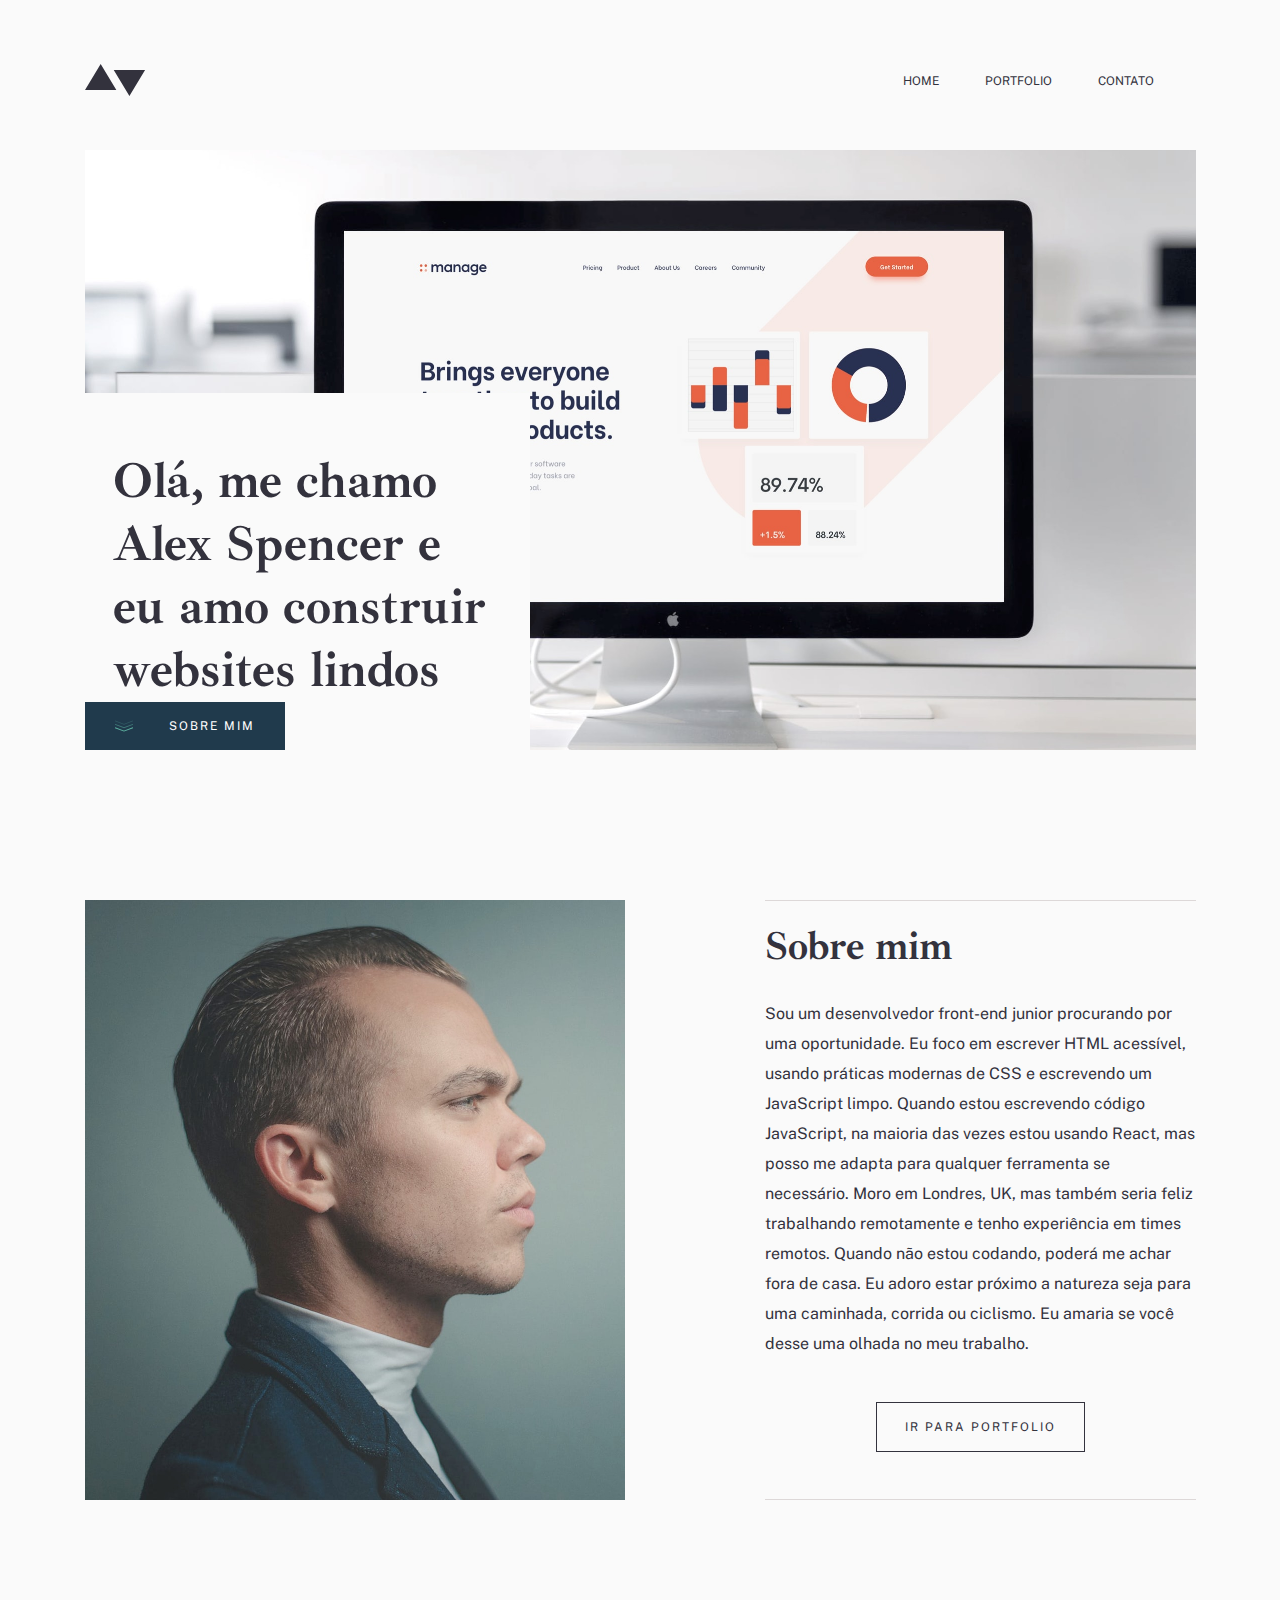
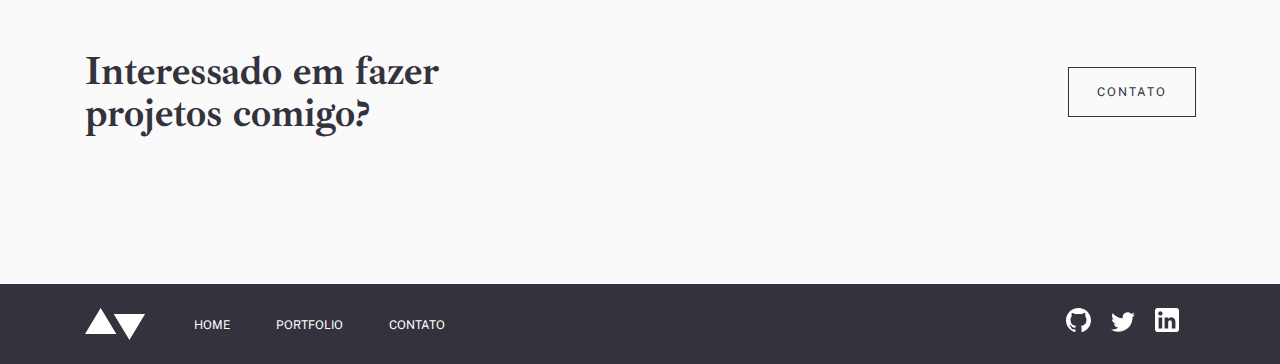
<file: pages/home/index.html>
<!DOCTYPE html>
<html lang="pt">

<head>
    <meta charset="UTF-8">
    <meta name="viewport" content="width=device-width, initial-scale=1.0">
    <link rel="preconnect" href="https://fonts.googleapis.com">
    <link rel="preconnect" href="https://fonts.gstatic.com" crossorigin>
    <link href="https://fonts.googleapis.com/css2?family=Ibarra+Real+Nova:wght@700&family=Public+Sans&display=swap"
        rel="stylesheet">

    <link rel="stylesheet" type="text/css" href="../../css/global.css">
    <link rel="stylesheet" type="text/css" href="style.css">

    <title>Home</title>
</head>

<body>

    <header>
        <img src="../../assets/logo-dark.svg">
        <div class="links-header">
            <a href="#">HOME</a>
            <a href="../portfolio/index.html">PORTFOLIO</a>
            <a href="#">CONTATO</a>
        </div>
    </header>

    <section class="hero-section">
        <div class="caixa">
            <p>Olá, me chamo Alex Spencer e eu amo construir websites lindos</p>
            <a href="#">
                <div class="caixa2">
                    <img src="../../assets/icons/down-arrows.svg">
                    <span>SOBRE MIM</span>
                </div>
            </a>
        </div>
    </section>

    <section class="sobre-section">
        <img src="../../assets/home/image-homepage-profile.jpg">
        <div class="linhas">
            <div class="caixa-sobre-mim">
                <h2>Sobre mim</h2>
                <p>Sou um desenvolvedor front-end junior procurando por uma oportunidade. Eu foco em escrever HTML
                    acessível, usando práticas modernas de CSS e escrevendo um JavaScript limpo. Quando estou escrevendo
                    código JavaScript, na maioria das vezes estou usando React, mas posso me adapta para qualquer
                    ferramenta
                    se necessário. Moro em Londres, UK, mas também seria feliz trabalhando remotamente e tenho
                    experiência
                    em times remotos. Quando não estou codando, poderá me achar fora de casa. Eu adoro estar próximo a
                    natureza seja para uma caminhada, corrida ou ciclismo. Eu amaria se você desse uma olhada no meu
                    trabalho.</p>
                <div class="centralizacao">
                    <a class="btn" href="../portfolio/index.html">IR PARA PORTFOLIO</a>
                </div>
            </div>
        </div>
    </section>

    <section class="contato-section">
        <span>Interessado em fazer projetos comigo?</span>
        <a class="btn" href="#">CONTATO</a>
    </section>


    <footer>
        <div class="caixa-1">
            <img src="../../assets/logo-light.svg">
            <div class="links-footer">
                <a href="#">HOME</a>
                <a href="../portfolio/index.html">PORTFOLIO</a>
                <a href="#">CONTATO</a>
            </div>
        </div>
        <div class="caixa-2">
            <a href="#"><img src="../../assets/icons/github-light.svg"></a>
            <a href="#"><img src="../../assets/icons/twitter-light.svg"></a>
            <a href="#"><img src="../../assets/icons/linkedin-light.svg"></a>
        </div>

    </footer>


</body>

</html>
</file>
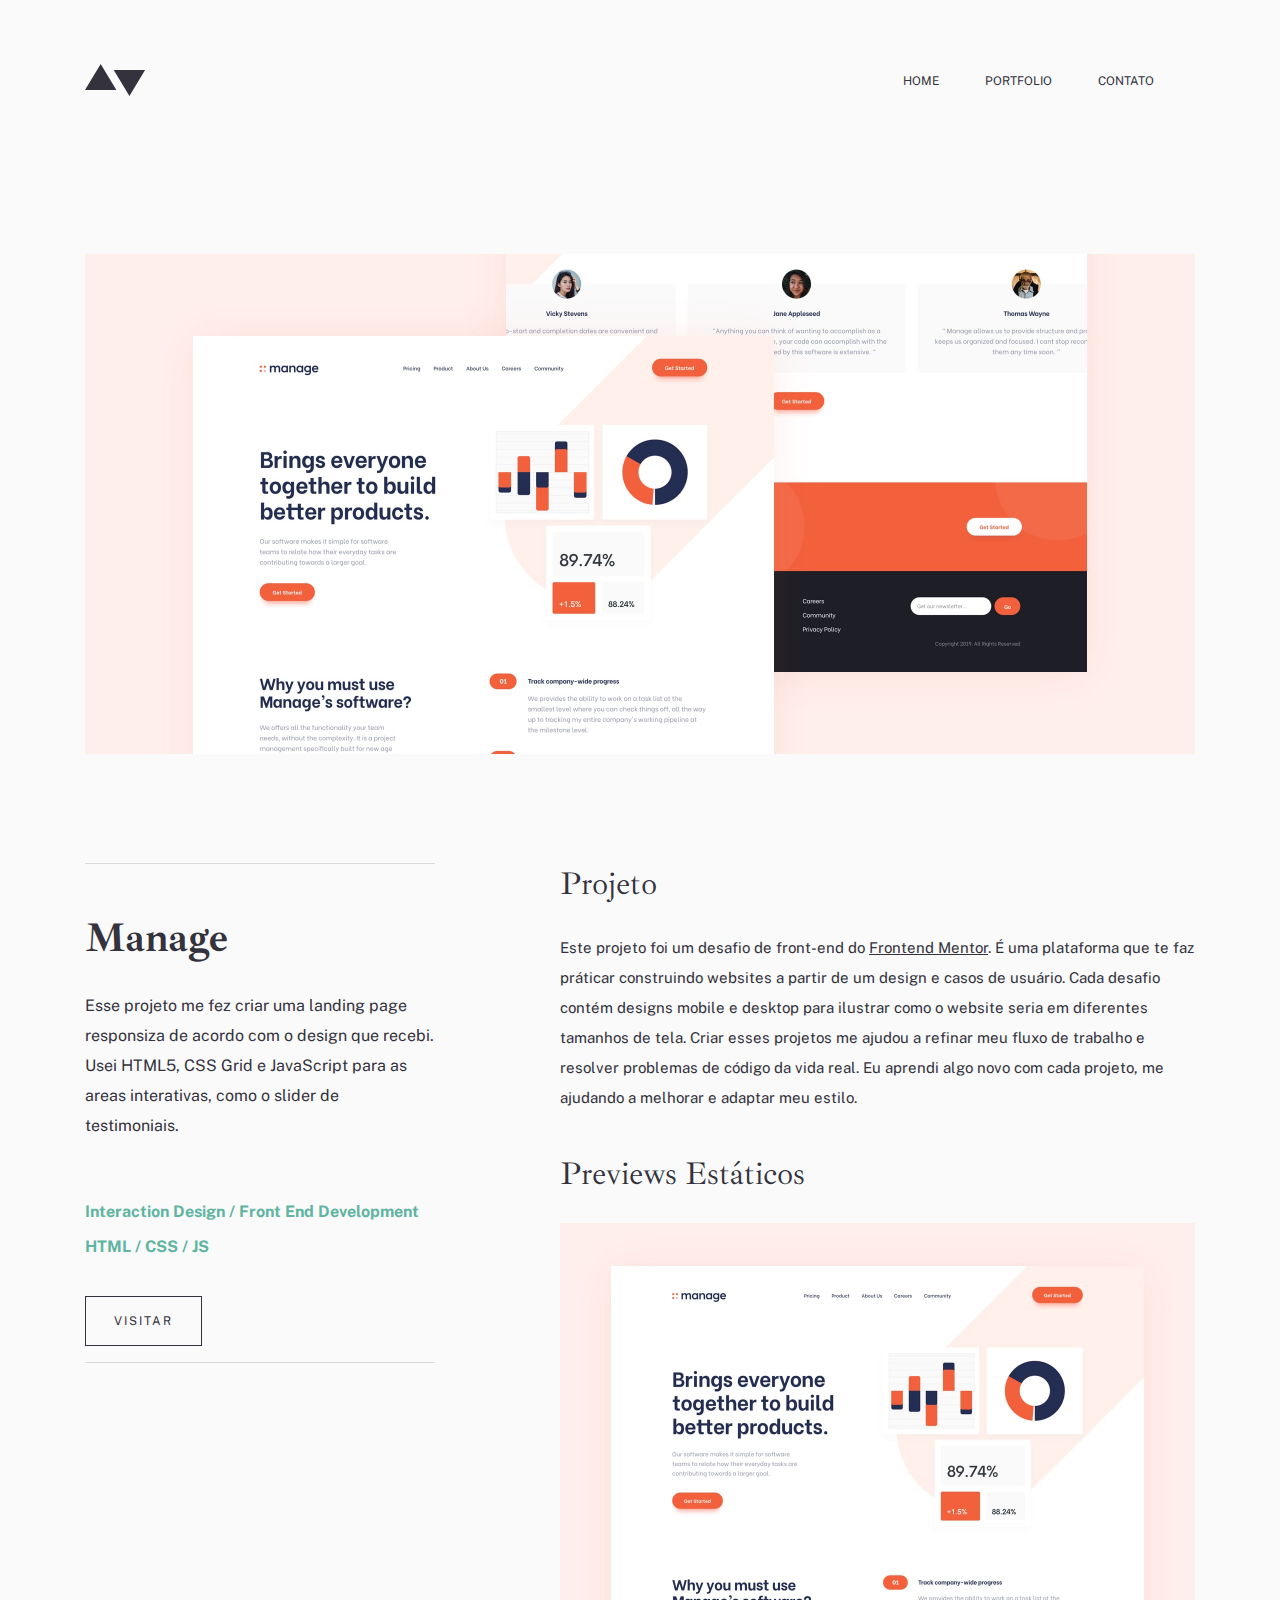
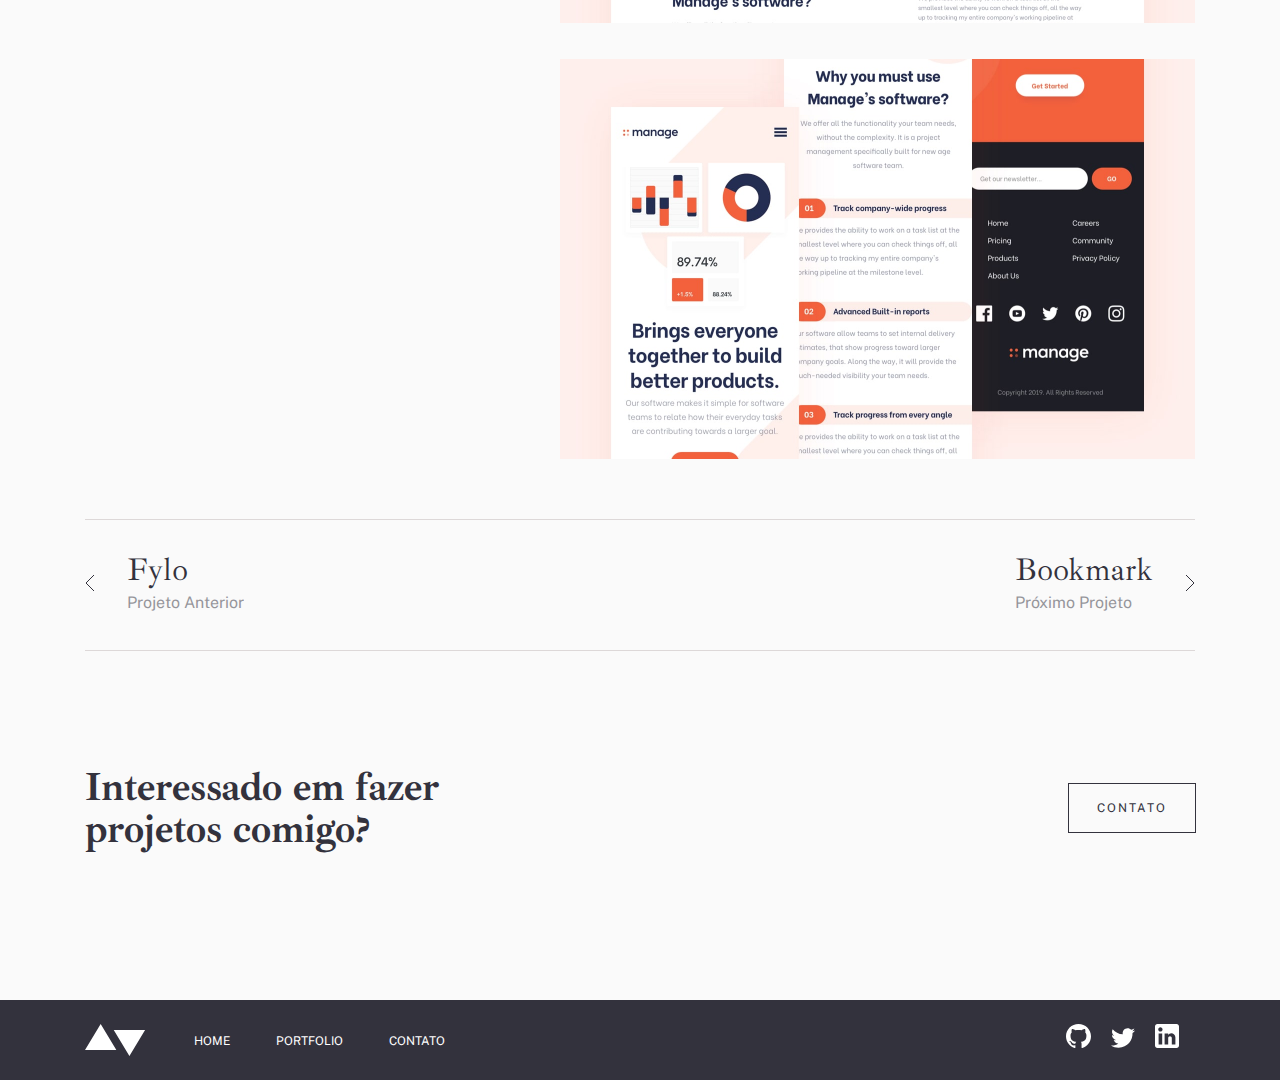
<file: pages/portfolio-01-manage/index.html>
<!DOCTYPE html>
<html lang="pt">

<head>
    <meta charset="UTF-8">
    <meta name="viewport" content="width=device-width, initial-scale=1.0">
    <link rel="preconnect" href="https://fonts.googleapis.com">
    <link rel="preconnect" href="https://fonts.gstatic.com" crossorigin>
    <link
        href="https://fonts.googleapis.com/css2?family=Ibarra+Real+Nova:wght@400;700&family=Public+Sans:wght@400;700&display=swap"
        rel="stylesheet">

    <link rel="stylesheet" type="text/css" href="../../css/global.css">
    <link rel="stylesheet" type="text/css" href="style.css">

    <title>Portfolio-01</title>
</head>

<body>

    <header>
        <img src="../../assets/logo-dark.svg">
        <div class="links-header">
            <a href="../home/index.html">HOME</a>
            <a href="../portfolio/index.html">PORTFOLIO</a>
            <a href="#">CONTATO</a>
        </div>
    </header>


    <section class="imagem">
        <img src="../../assets/portfolio/manage/image-manage-hero.jpg">
    </section>


    <section class="descricao-manage">
        <div class="linhas">
            <div class="descricao">
                <h2>Manage</h2>
                <p>Esse projeto me fez criar uma landing page responsiza de acordo com o design que recebi. Usei HTML5,
                    CSS Grid e JavaScript para as areas interativas, como o slider de testimoniais.</p>
                <div class="span">
                    <span>Interaction Design / Front End Development</span>
                    <span>HTML / CSS / JS</span>
                </div>
                <div class="centralizacao">
                    <a class="btn" href="#">VISITAR</a>
                </div>
            </div>
        </div>
        <div class="main-section">
            <h2>Projeto</h2>
            <p>Este projeto foi um desafio de front-end do <a href="#">Frontend Mentor</a>. É uma plataforma que te faz
                práticar
                construindo websites a partir de um design e casos de usuário. Cada desafio contém designs mobile e
                desktop para ilustrar como o website seria em diferentes tamanhos de tela. Criar esses projetos me
                ajudou a refinar meu fluxo de trabalho e resolver problemas de código da vida real. Eu aprendi algo novo
                com cada projeto, me ajudando a melhorar e adaptar meu estilo.</p>
            <h2>Previews Estáticos</h2>
            <img src="../../assets/portfolio/manage/image-manage-preview-1.jpg">
            <img src="../../assets/portfolio/manage/image-manage-preview-2.jpg">
        </div>
    </section>

    <section class="links-section">
        <div class="caixa-esquerda">
            <a href="../portfolio-04-fylo/index.html"><img src="../../assets/icons/arrow-left.svg"></a>
            <div class="anterior">
                <h3>Fylo</h3>
                <span>Projeto Anterior</span>
            </div>
        </div>
        <div class="caixa-direita">
            <div class="proximo">
                <h3>Bookmark</h3>
                <span>Próximo Projeto</span>
            </div>
            <a href="../portfolio-02-bookmark/index.html"><img src="../../assets/icons/arrow-right.svg"></a>
        </div>
    </section>


    <section class="contato-section">
        <span>Interessado em fazer projetos comigo?</span>
        <a class="btn" href="#">CONTATO</a>
    </section>


    <footer>
        <div class="caixa-1">
            <img src="../../assets/logo-light.svg">
            <div class="links-footer">
                <a href="../home/index.html">HOME</a>
                <a href="../portfolio/index.html">PORTFOLIO</a>
                <a href="#">CONTATO</a>
            </div>
        </div>
        <div class="caixa-2">
            <a href="#"><img src="../../assets/icons/github-light.svg"></a>
            <a href="#"><img src="../../assets/icons/twitter-light.svg"></a>
            <a href="#"><img src="../../assets/icons/linkedin-light.svg"></a>
        </div>

    </footer>


</body>

</html>
</file>
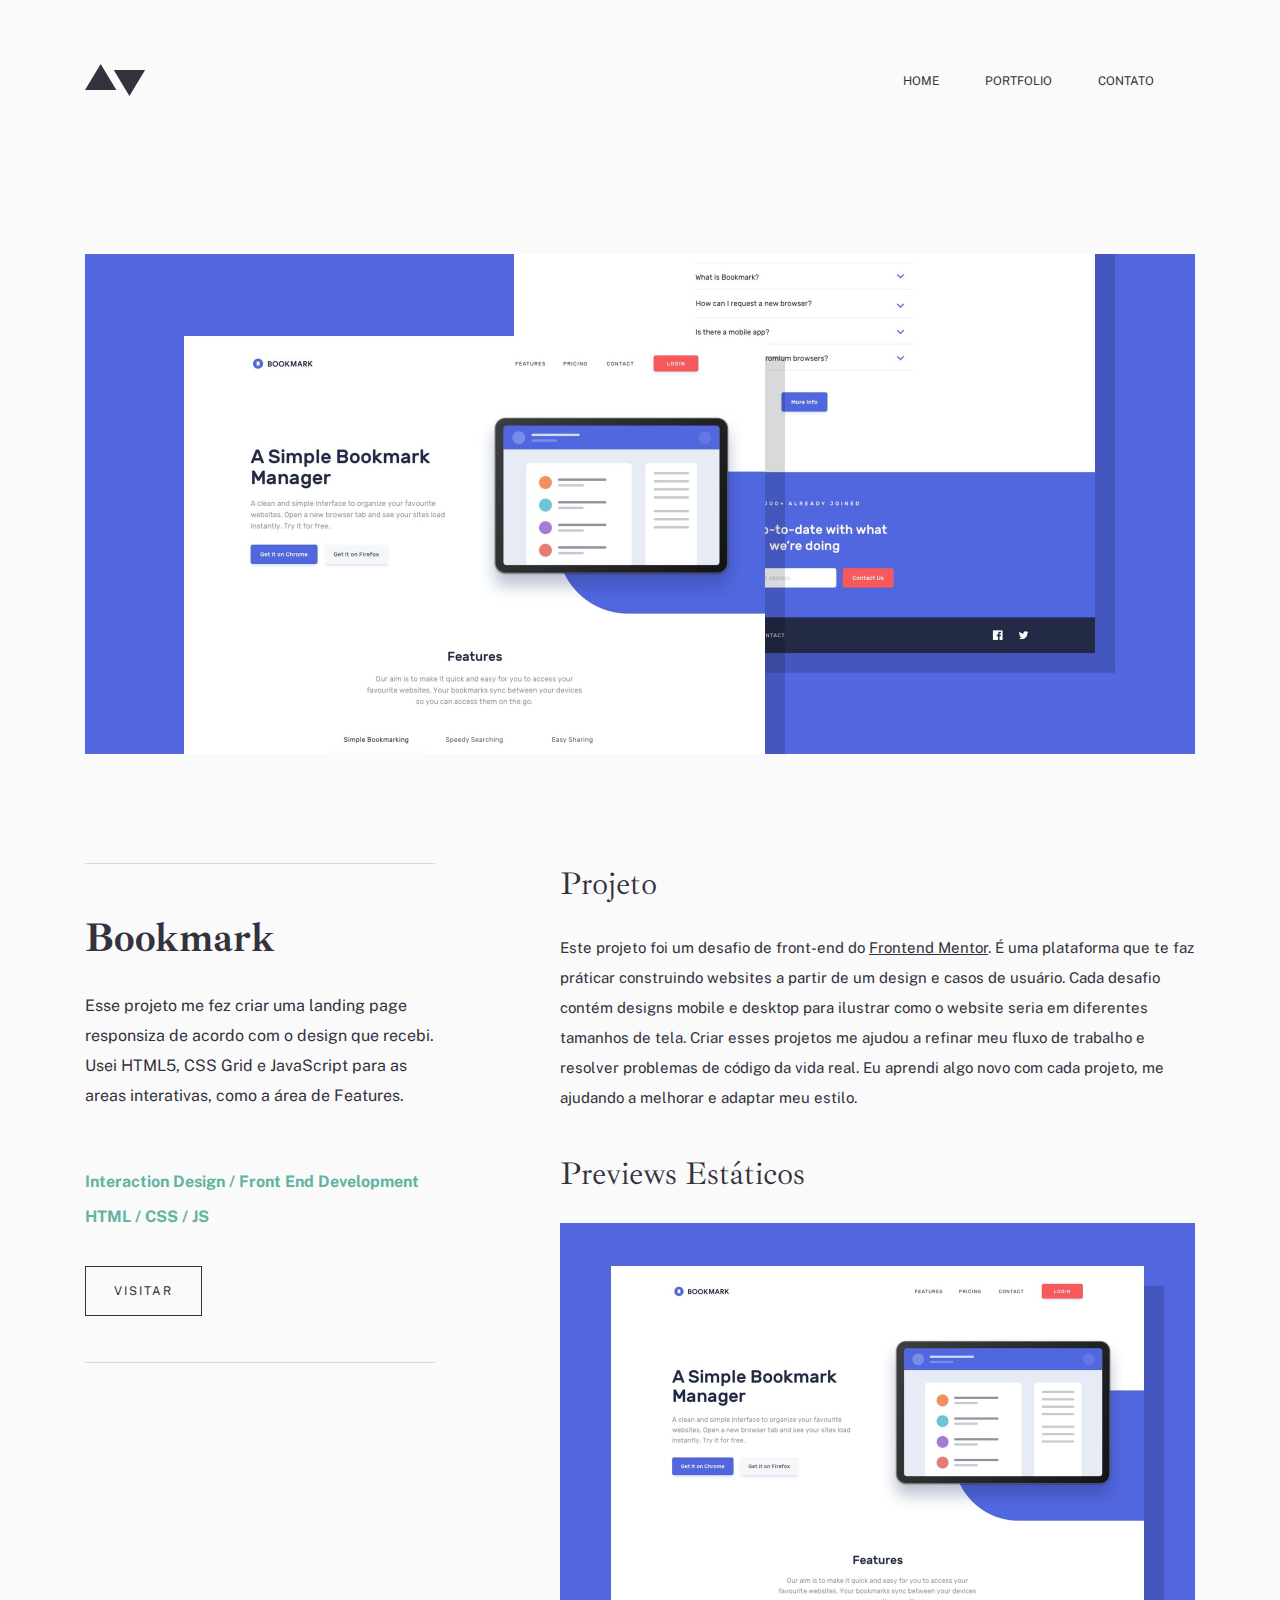
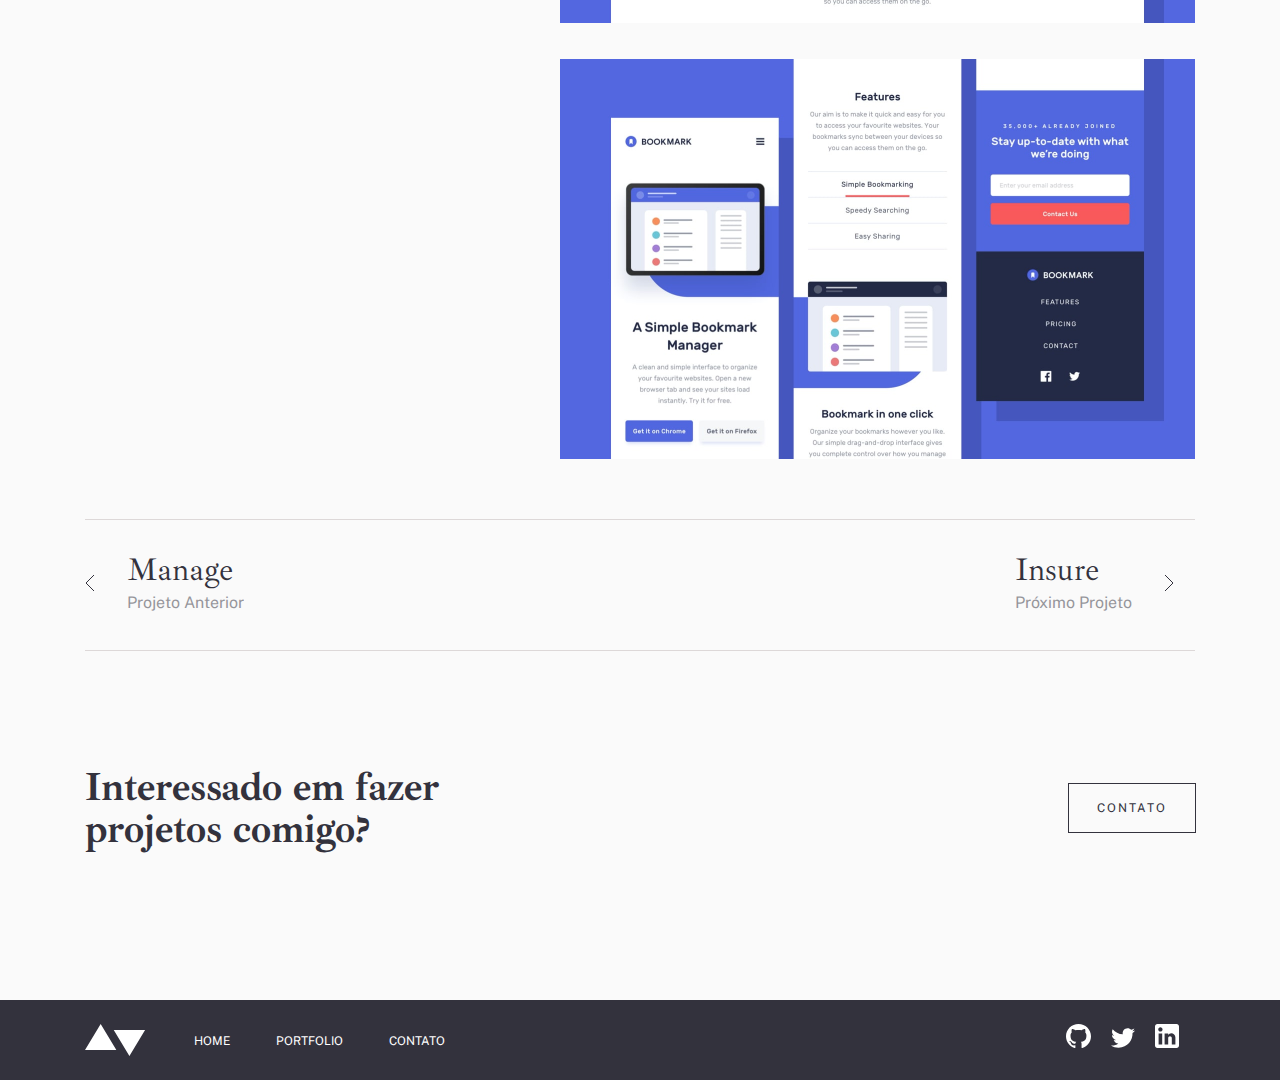
<file: pages/portfolio-02-bookmark/index.html>
<!DOCTYPE html>
<html lang="pt">

<head>
    <meta charset="UTF-8">
    <meta name="viewport" content="width=device-width, initial-scale=1.0">
    <link rel="preconnect" href="https://fonts.googleapis.com">
    <link rel="preconnect" href="https://fonts.gstatic.com" crossorigin>
    <link
        href="https://fonts.googleapis.com/css2?family=Ibarra+Real+Nova:wght@400;700&family=Public+Sans:wght@400;700&display=swap"
        rel="stylesheet">

    <link rel="stylesheet" type="text/css" href="../../css/global.css">
    <link rel="stylesheet" type="text/css" href="style.css">

    <title>Portfolio-02</title>
</head>

<body>

    <header>
        <img src="../../assets/logo-dark.svg">
        <div class="links-header">
            <a href="../home/index.html">HOME</a>
            <a href="../portfolio/index.html">PORTFOLIO</a>
            <a href="#">CONTATO</a>
        </div>
    </header>


    <section class="imagem">
        <img src="../../assets/portfolio/bookmark/image-bookmark-hero.jpg">
    </section>


    <section class="descricao-manage">
        <div class="linhas">
            <div class="descricao">
                <h2>Bookmark</h2>
                <p>Esse projeto me fez criar uma landing page responsiza de acordo com o design que recebi. Usei HTML5,
                    CSS Grid e JavaScript para as areas interativas, como a área de Features.</p>
                <div class="span">
                    <span>Interaction Design / Front End Development</span>
                    <span>HTML / CSS / JS</span>
                </div>
                <div class="centralizacao">
                    <a class="btn" href="#">VISITAR</a>
                </div>
            </div>
        </div>
        <div class="main-section">
            <h2>Projeto</h2>
            <p>Este projeto foi um desafio de front-end do <a href="#">Frontend Mentor</a>. É uma plataforma que te faz
                práticar
                construindo websites a partir de um design e casos de usuário. Cada desafio contém designs mobile e
                desktop para ilustrar como o website seria em diferentes tamanhos de tela. Criar esses projetos me
                ajudou a refinar meu fluxo de trabalho e resolver problemas de código da vida real. Eu aprendi algo novo
                com cada projeto, me ajudando a melhorar e adaptar meu estilo.</p>
            <h2>Previews Estáticos</h2>
            <img src="../../assets/portfolio/bookmark/image-bookmark-preview-1.jpg">
            <img src="../../assets/portfolio/bookmark/image-bookmark-preview-2.jpg">
        </div>
    </section>

    <section class="links-section">
        <div class="caixa-esquerda">
            <a href="../portfolio-01-manage/index.html"><img src="../../assets/icons/arrow-left.svg"></a>
            <div class="anterior">
                <h3>Manage</h3>
                <span>Projeto Anterior</span>
            </div>
        </div>
        <div class="caixa-direita">
            <div class="proximo">
                <h3>Insure</h3>
                <span>Próximo Projeto</span>
            </div>
            <a href="../portfolio-03-insure/index.html"><img src="../../assets/icons/arrow-right.svg"></a>
        </div>
    </section>


    <section class="contato-section">
        <span>Interessado em fazer projetos comigo?</span>
        <a class="btn" href="#">CONTATO</a>
    </section>


    <footer>
        <div class="caixa-1">
            <img src="../../assets/logo-light.svg">
            <div class="links-footer">
                <a href="../home/index.html">HOME</a>
                <a href="../portfolio/index.html">PORTFOLIO</a>
                <a href="#">CONTATO</a>
            </div>
        </div>
        <div class="caixa-2">
            <a href="#"><img src="../../assets/icons/github-light.svg"></a>
            <a href="#"><img src="../../assets/icons/twitter-light.svg"></a>
            <a href="#"><img src="../../assets/icons/linkedin-light.svg"></a>
        </div>

    </footer>


</body>

</html>
</file>
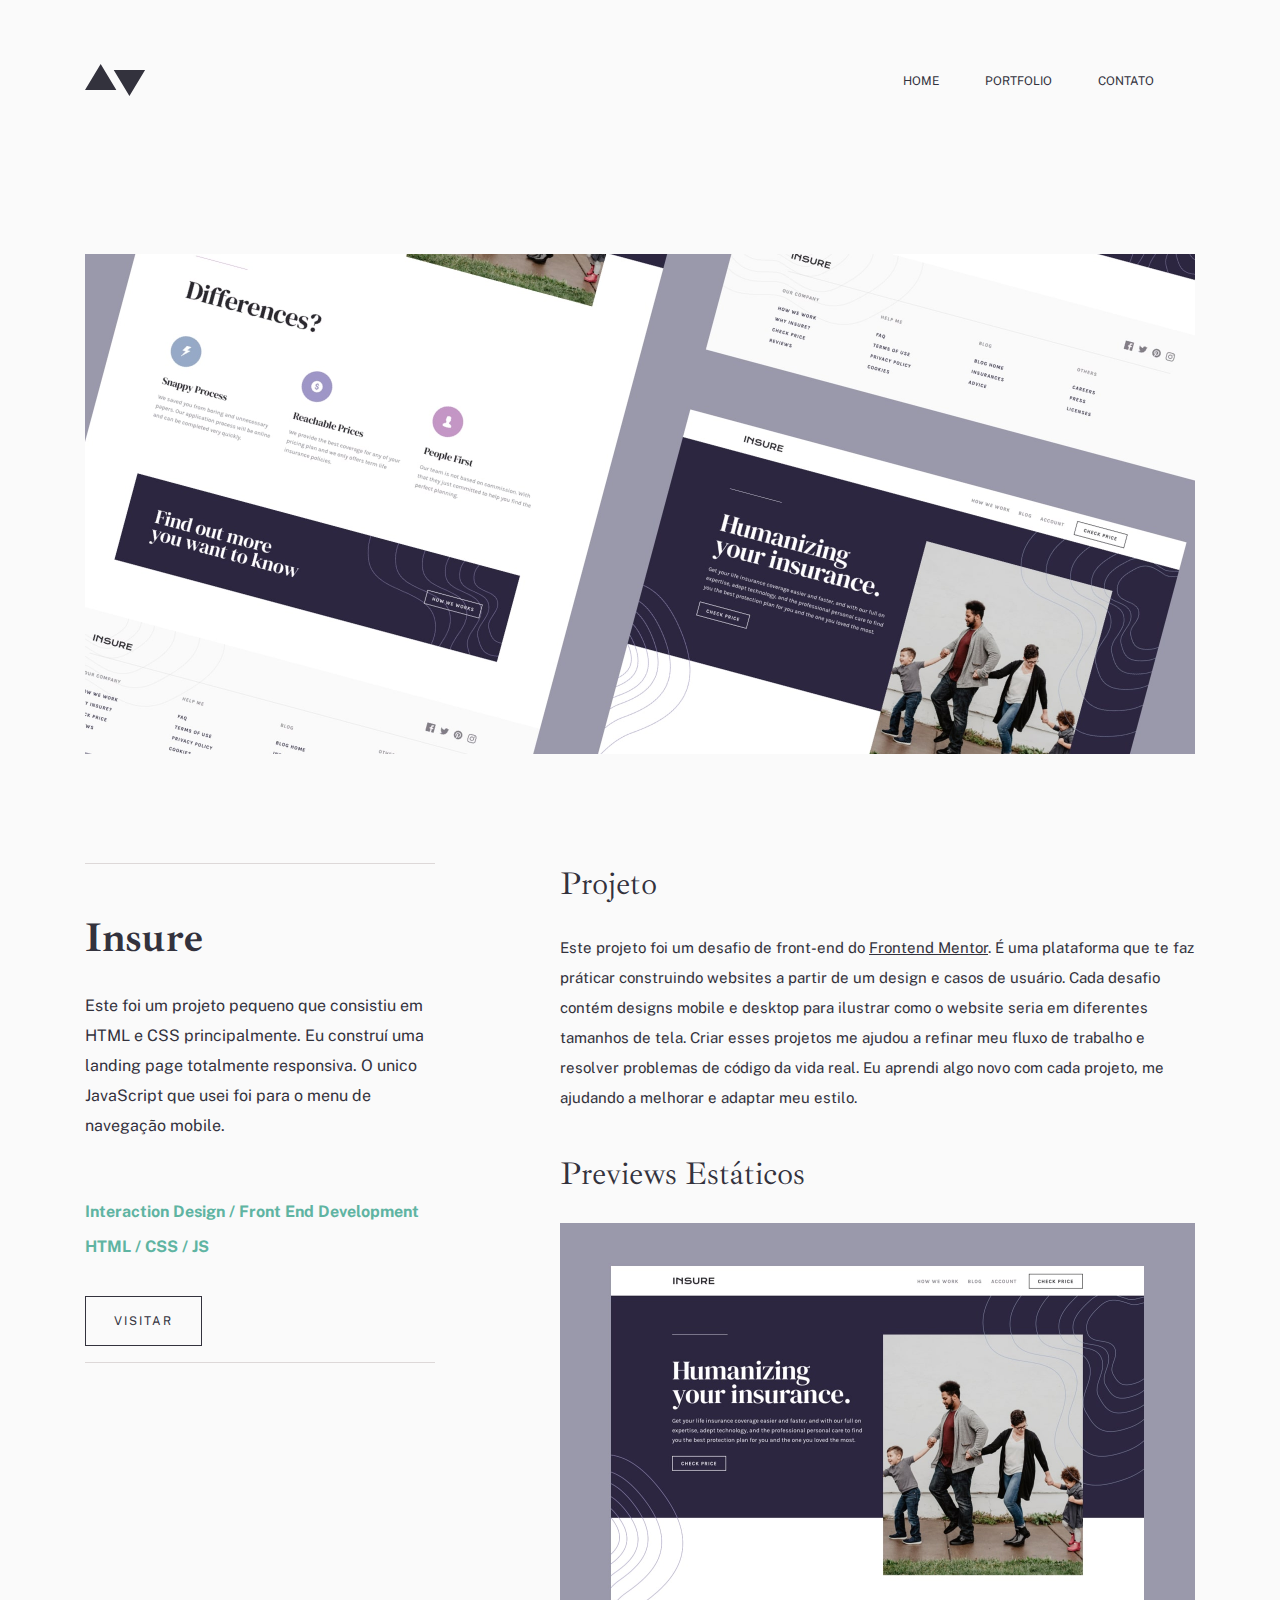
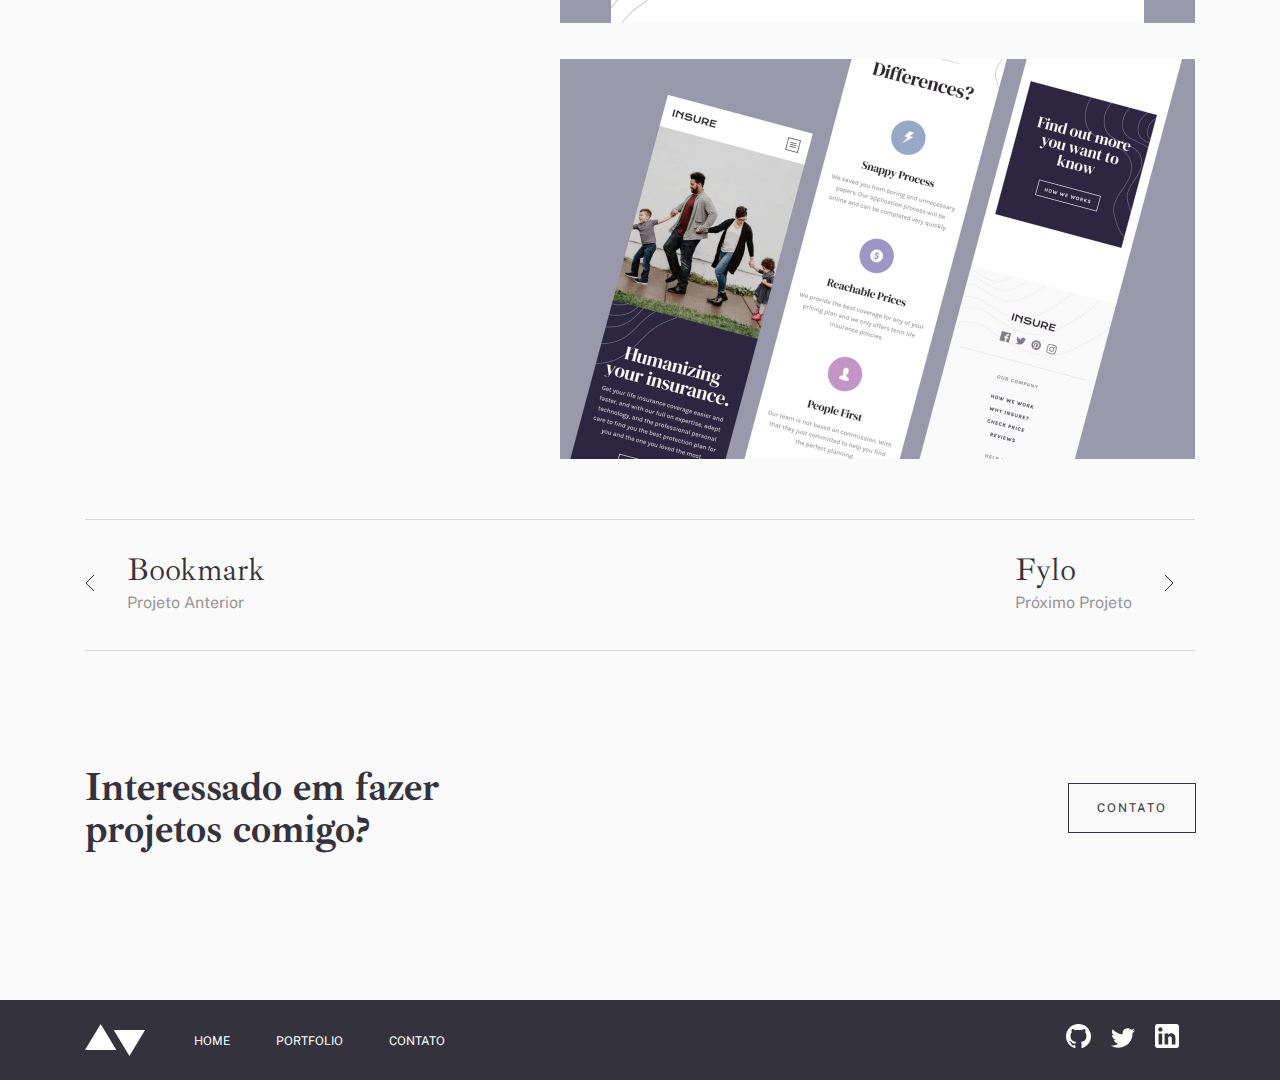
<file: pages/portfolio-03-insure/index.html>
<!DOCTYPE html>
<html lang="pt">

<head>
    <meta charset="UTF-8">
    <meta name="viewport" content="width=device-width, initial-scale=1.0">
    <link rel="preconnect" href="https://fonts.googleapis.com">
    <link rel="preconnect" href="https://fonts.gstatic.com" crossorigin>
    <link
        href="https://fonts.googleapis.com/css2?family=Ibarra+Real+Nova:wght@400;700&family=Public+Sans:wght@400;700&display=swap"
        rel="stylesheet">

    <link rel="stylesheet" type="text/css" href="../../css/global.css">
    <link rel="stylesheet" type="text/css" href="style.css">

    <title>Portfolio-03</title>
</head>

<body>

    <header>
        <img src="../../assets/logo-dark.svg">
        <div class="links-header">
            <a href="../home/index.html">HOME</a>
            <a href="../portfolio/index.html">PORTFOLIO</a>
            <a href="#">CONTATO</a>
        </div>
    </header>


    <section class="imagem">
        <img src="../../assets/portfolio/insure/image-insure-hero.jpg">
    </section>


    <section class="descricao-manage">
        <div class="linhas">
            <div class="descricao">
                <h2>Insure</h2>
                <p>Este foi um projeto pequeno que consistiu em HTML e CSS principalmente. Eu construí uma landing page
                    totalmente responsiva. O unico JavaScript que usei foi para o menu de navegação mobile.</p>
                <div class="span">
                    <span>Interaction Design / Front End Development</span>
                    <span>HTML / CSS / JS</span>
                </div>
                <div class="centralizacao">
                    <a class="btn" href="#">VISITAR</a>
                </div>
            </div>
        </div>
        <div class="main-section">
            <h2>Projeto</h2>
            <p>Este projeto foi um desafio de front-end do <a href="#">Frontend Mentor</a>. É uma plataforma que te faz
                práticar
                construindo websites a partir de um design e casos de usuário. Cada desafio contém designs mobile e
                desktop para ilustrar como o website seria em diferentes tamanhos de tela. Criar esses projetos me
                ajudou a refinar meu fluxo de trabalho e resolver problemas de código da vida real. Eu aprendi algo novo
                com cada projeto, me ajudando a melhorar e adaptar meu estilo.</p>
            <h2>Previews Estáticos</h2>
            <img src="../../assets/portfolio/insure/image-insure-preview-1.jpg">
            <img src="../../assets/portfolio/insure/image-insure-preview-2.jpg">
        </div>
    </section>

    <section class="links-section">
        <div class="caixa-esquerda">
            <a href="../portfolio-02-bookmark/index.html"><img src="../../assets/icons/arrow-left.svg"></a>
            <div class="anterior">
                <h3>Bookmark</h3>
                <span>Projeto Anterior</span>
            </div>
        </div>
        <div class="caixa-direita">
            <div class="proximo">
                <h3>Fylo</h3>
                <span>Próximo Projeto</span>
            </div>
            <a href="../portfolio-04-fylo/index.html"><img src="../../assets/icons/arrow-right.svg"></a>
        </div>
    </section>


    <section class="contato-section">
        <span>Interessado em fazer projetos comigo?</span>
        <a class="btn" href="#">CONTATO</a>
    </section>


    <footer>
        <div class="caixa-1">
            <img src="../../assets/logo-light.svg">
            <div class="links-footer">
                <a href="../home/index.html">HOME</a>
                <a href="../portfolio/index.html">PORTFOLIO</a>
                <a href="#">CONTATO</a>
            </div>
        </div>
        <div class="caixa-2">
            <a href="#"><img src="../../assets/icons/github-light.svg"></a>
            <a href="#"><img src="../../assets/icons/twitter-light.svg"></a>
            <a href="#"><img src="../../assets/icons/linkedin-light.svg"></a>
        </div>

    </footer>


</body>

</html>
</file>
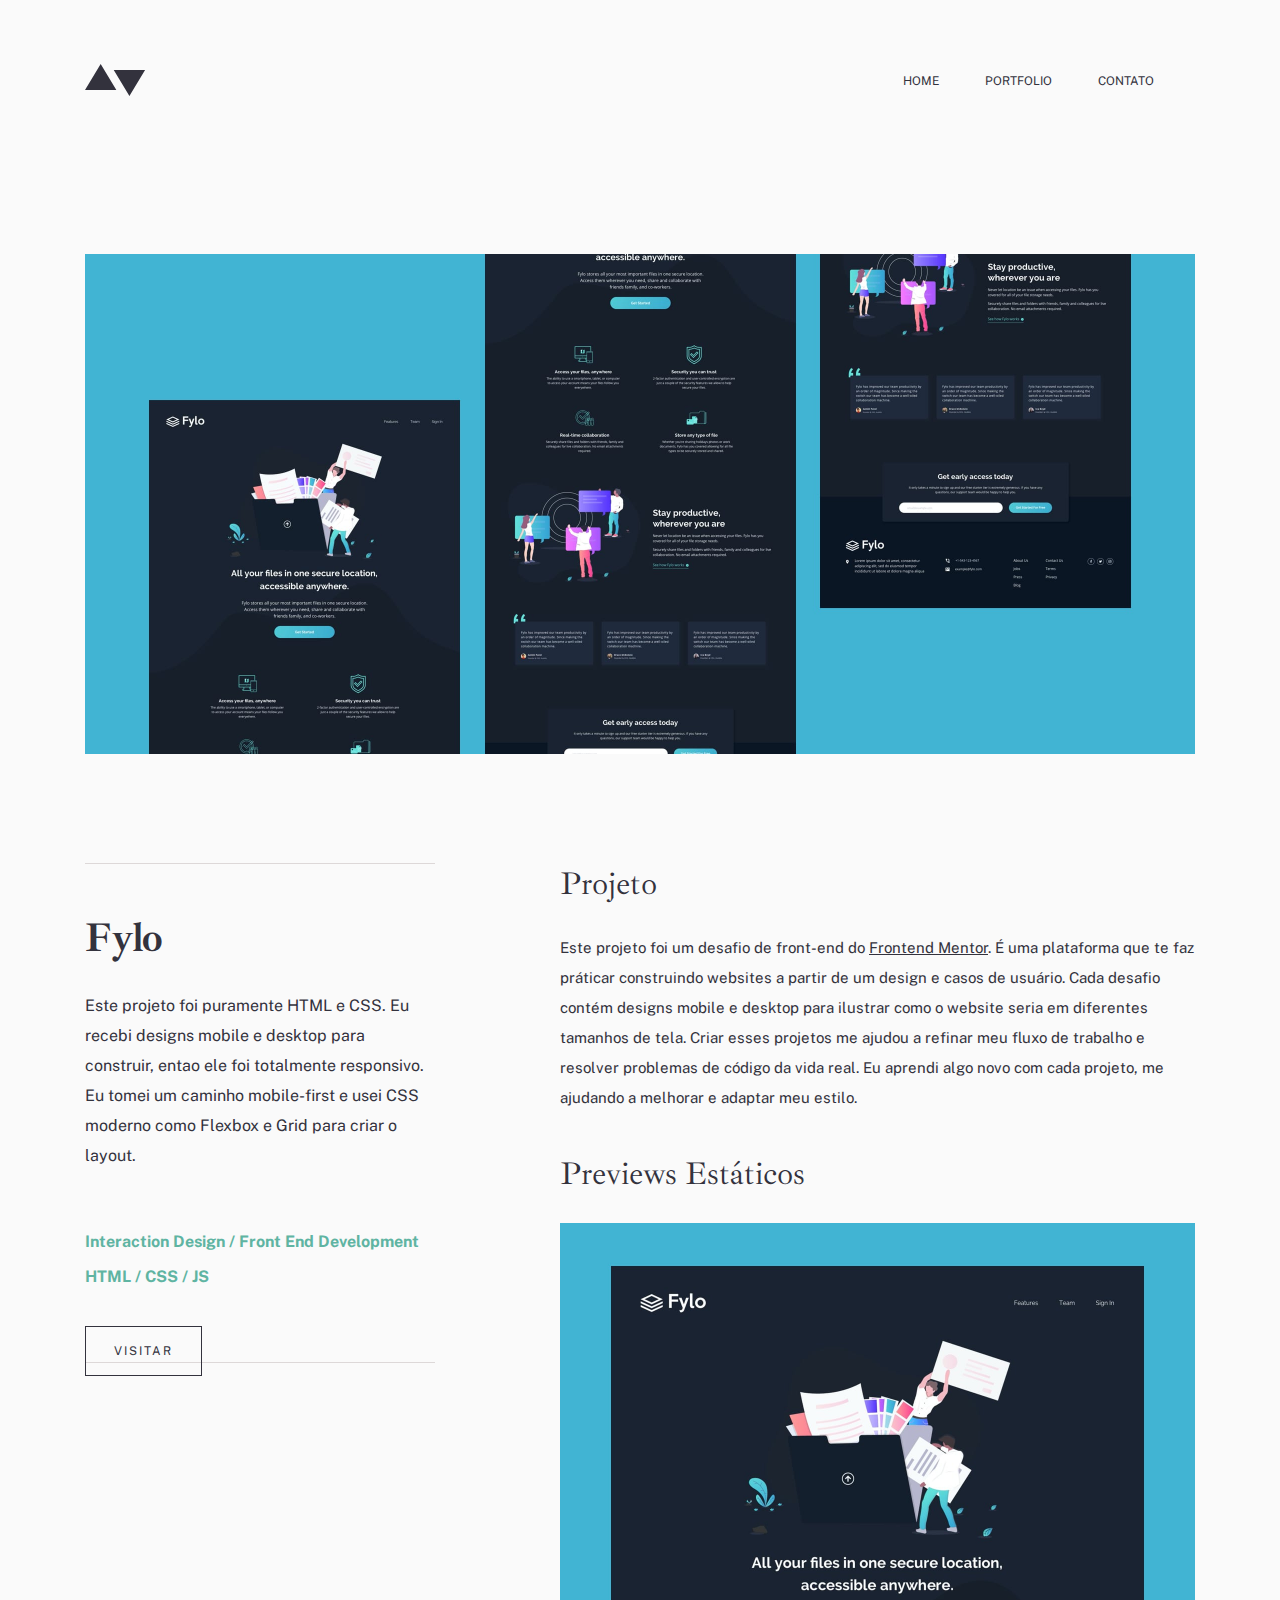
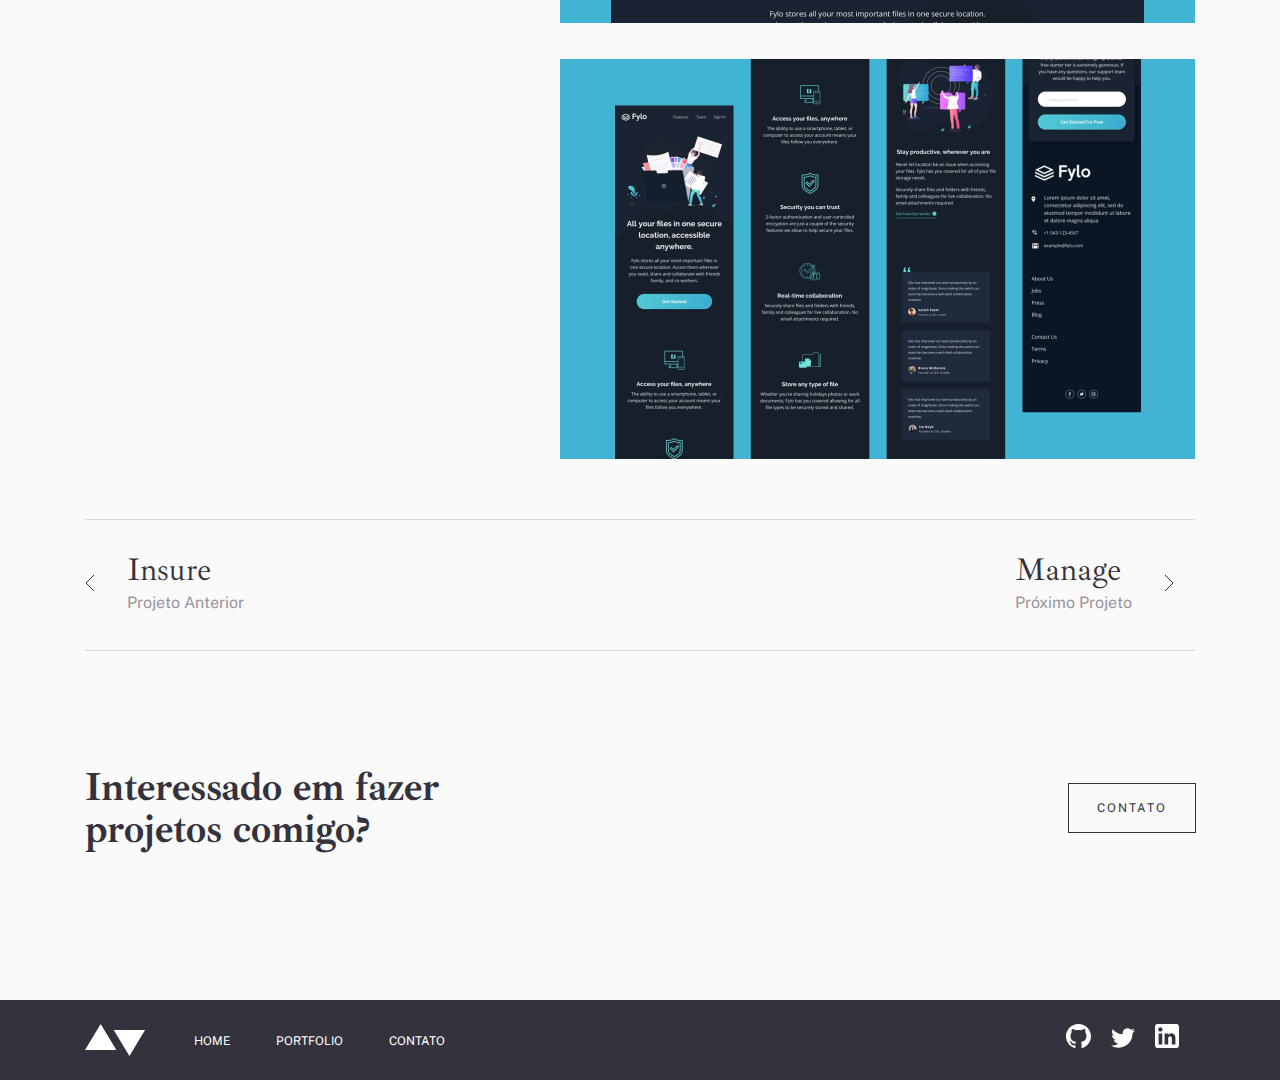
<file: pages/portfolio-04-fylo/index.html>
<!DOCTYPE html>
<html lang="pt">

<head>
    <meta charset="UTF-8">
    <meta name="viewport" content="width=device-width, initial-scale=1.0">
    <link rel="preconnect" href="https://fonts.googleapis.com">
    <link rel="preconnect" href="https://fonts.gstatic.com" crossorigin>
    <link
        href="https://fonts.googleapis.com/css2?family=Ibarra+Real+Nova:wght@400;700&family=Public+Sans:wght@400;700&display=swap"
        rel="stylesheet">

    <link rel="stylesheet" type="text/css" href="../../css/global.css">
    <link rel="stylesheet" type="text/css" href="style.css">

    <title>Portfolio-04</title>
</head>

<body>

    <header>
        <img src="../../assets/logo-dark.svg">
        <div class="links-header">
            <a href="../home/index.html">HOME</a>
            <a href="../portfolio/index.html">PORTFOLIO</a>
            <a href="#">CONTATO</a>
        </div>
    </header>


    <section class="imagem">
        <img src="../../assets/portfolio/fylo/image-fylo-hero.jpg">
    </section>


    <section class="descricao-manage">
        <div class="linhas">
            <div class="descricao">
                <h2>Fylo</h2>
                <p>Este projeto foi puramente HTML e CSS. Eu recebi designs mobile e desktop para construir, entao ele
                    foi totalmente responsivo. Eu tomei um caminho mobile-first e usei CSS moderno como Flexbox e Grid
                    para criar o layout.</p>
                <div class="span">
                    <span>Interaction Design / Front End Development</span>
                    <span>HTML / CSS / JS</span>
                </div>
                <div class="centralizacao">
                    <a class="btn" href="#">VISITAR</a>
                </div>
            </div>
        </div>
        <div class="main-section">
            <h2>Projeto</h2>
            <p>Este projeto foi um desafio de front-end do <a href="#">Frontend Mentor</a>. É uma plataforma que te faz
                práticar
                construindo websites a partir de um design e casos de usuário. Cada desafio contém designs mobile e
                desktop para ilustrar como o website seria em diferentes tamanhos de tela. Criar esses projetos me
                ajudou a refinar meu fluxo de trabalho e resolver problemas de código da vida real. Eu aprendi algo novo
                com cada projeto, me ajudando a melhorar e adaptar meu estilo.</p>
            <h2>Previews Estáticos</h2>
            <img src="../../assets/portfolio/fylo/image-fylo-preview-1.jpg">
            <img src="../../assets/portfolio/fylo/image-fylo-preview-2.jpg">
        </div>
    </section>

    <section class="links-section">
        <div class="caixa-esquerda">
            <a href="../portfolio-03-insure/index.html"><img src="../../assets/icons/arrow-left.svg"></a>
            <div class="anterior">
                <h3>Insure</h3>
                <span>Projeto Anterior</span>
            </div>
        </div>
        <div class="caixa-direita">
            <div class="proximo">
                <h3>Manage</h3>
                <span>Próximo Projeto</span>
            </div>
            <a href="../portfolio-01-manage/index.html"><img src="../../assets/icons/arrow-right.svg"></a>
        </div>
    </section>


    <section class="contato-section">
        <span>Interessado em fazer projetos comigo?</span>
        <a class="btn" href="#">CONTATO</a>
    </section>


    <footer>
        <div class="caixa-1">
            <img src="../../assets/logo-light.svg">
            <div class="links-footer">
                <a href="../home/index.html">HOME</a>
                <a href="../portfolio/index.html">PORTFOLIO</a>
                <a href="#">CONTATO</a>
            </div>
        </div>
        <div class="caixa-2">
            <a href="#"><img src="../../assets/icons/github-light.svg"></a>
            <a href="#"><img src="../../assets/icons/twitter-light.svg"></a>
            <a href="#"><img src="../../assets/icons/linkedin-light.svg"></a>
        </div>

    </footer>


</body>

</html>
</file>
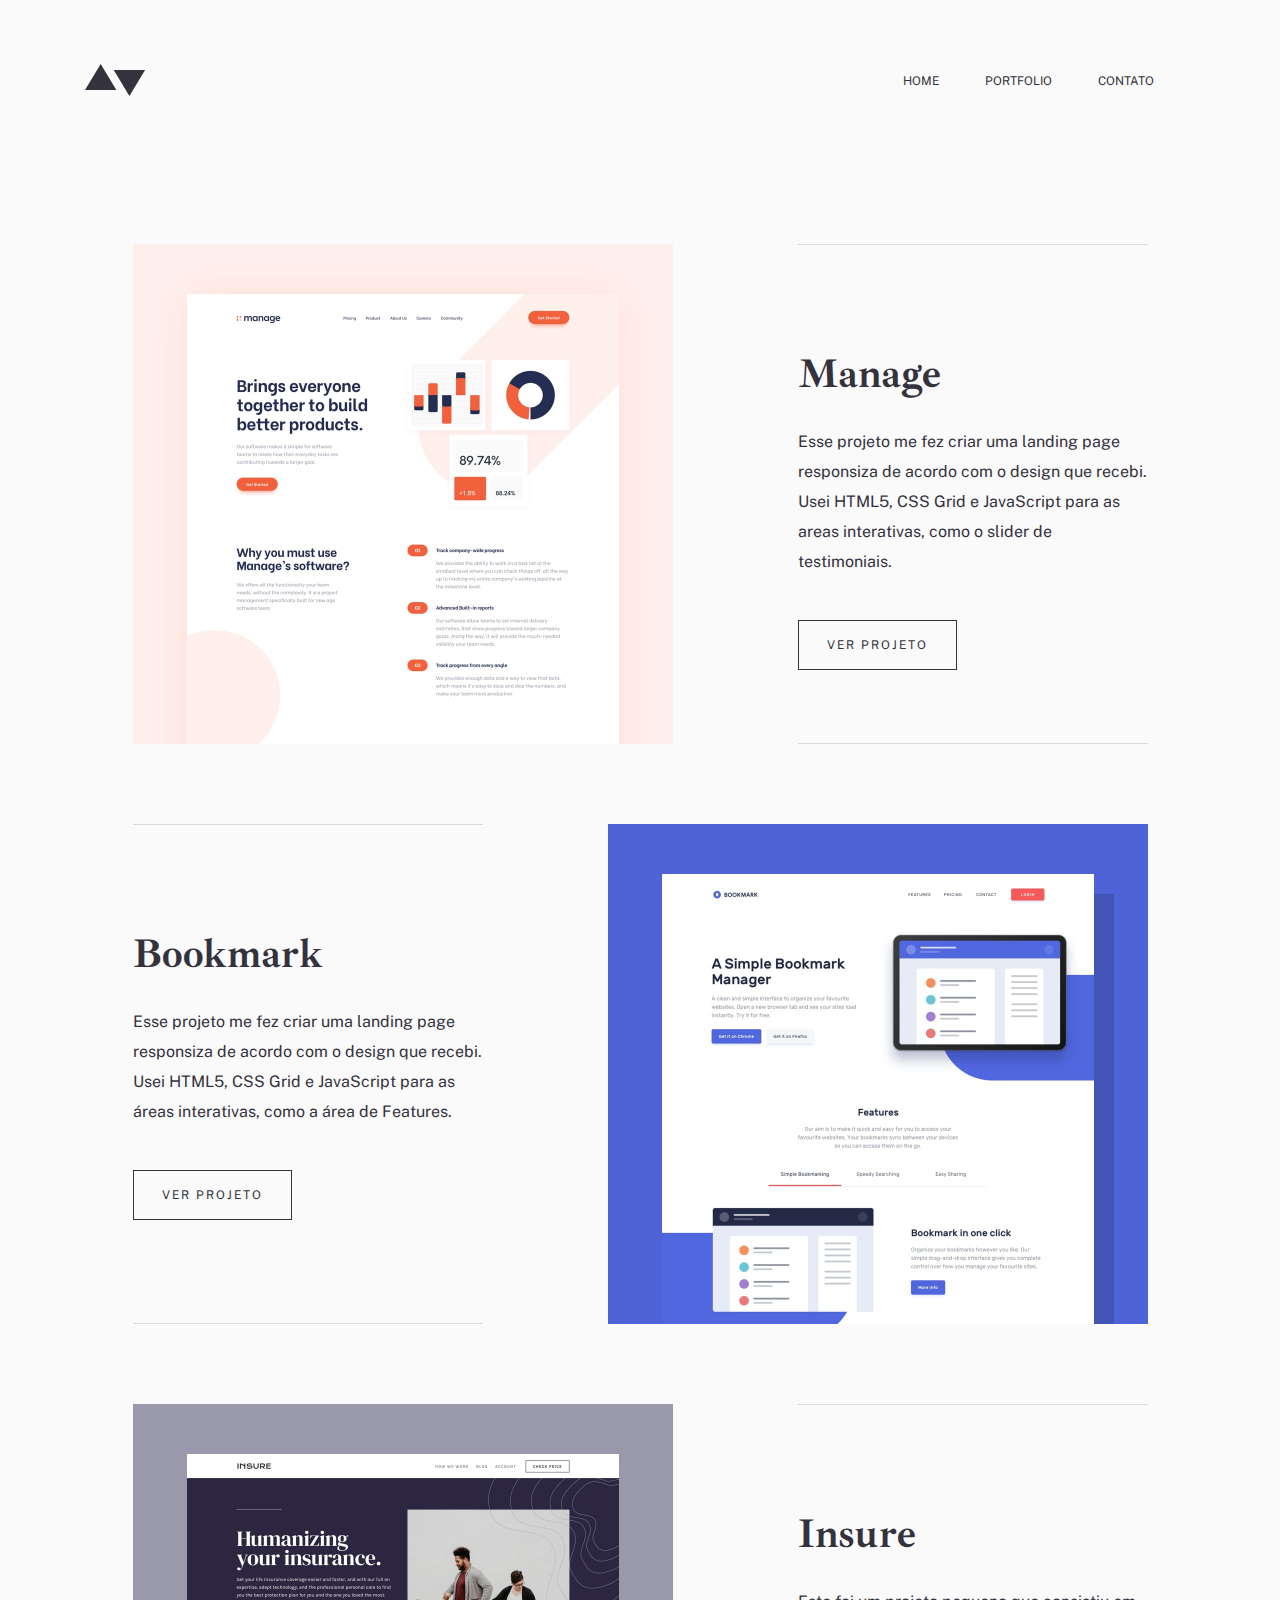
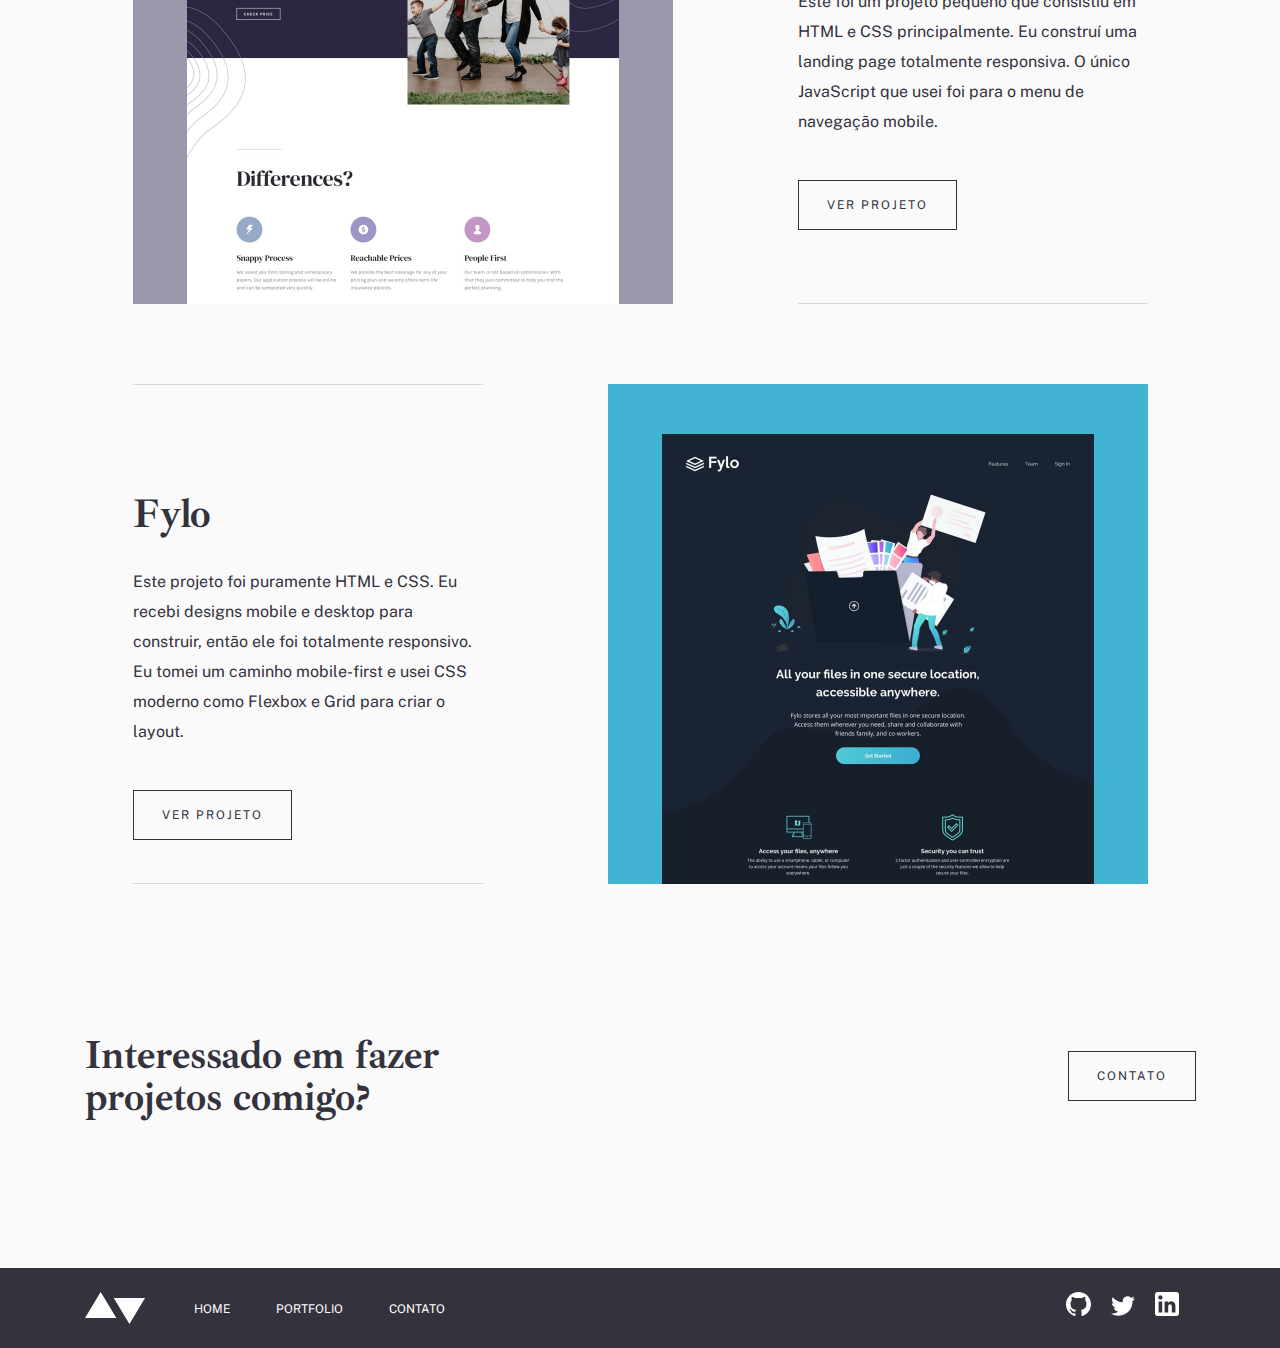
<file: pages/portfolio/index.html>
<!DOCTYPE html>
<html lang="pt">

<head>
    <meta charset="UTF-8">
    <meta name="viewport" content="width=device-width, initial-scale=1.0">
    <link rel="preconnect" href="https://fonts.googleapis.com">
    <link rel="preconnect" href="https://fonts.gstatic.com" crossorigin>
    <link href="https://fonts.googleapis.com/css2?family=Ibarra+Real+Nova:wght@700&family=Public+Sans&display=swap"
        rel="stylesheet">

    <link rel="stylesheet" type="text/css" href="../../css/global.css">
    <link rel="stylesheet" type="text/css" href="style.css">

    <title>Portfolio</title>
</head>

<body>

    <header>
        <img src="../../assets/logo-dark.svg">
        <div class="links-header">
            <a href="../home/index.html">HOME</a>
            <a href="#">PORTFOLIO</a>
            <a href="#">CONTATO</a>
        </div>
    </header>

    <section class="manage-section">
        <img src="../../assets/portfolio/manage/image-portfolio-manage.jpg">
        <div class="linhas">
            <div class="descricao">
                <h2>Manage</h2>
                <p>Esse projeto me fez criar uma landing page responsiza de acordo com o design que recebi. Usei HTML5,
                    CSS Grid e JavaScript para as areas interativas, como o slider de testimoniais.</p>
                <div class="centralizacao">
                    <a class="btn" href="../portfolio-01-manage/index.html">VER PROJETO</a>
                </div>
            </div>
        </div>
    </section>

    <section class="bookmark-section">
        <div class="linhas">
            <div class="descricao">
                <h2>Bookmark</h2>
                <p>Esse projeto me fez criar uma landing page responsiza de acordo com o design que recebi. Usei HTML5,
                    CSS Grid e JavaScript para as áreas interativas, como a área de Features.</p>
                <div class="centralizacao">
                    <a class="btn" href="../portfolio-02-bookmark/index.html">VER PROJETO</a>
                </div>
            </div>
        </div>
        <img src="../../assets/portfolio/bookmark/image-portfolio-bookmark.jpg">
    </section>

    <section class="insure-section">
        <img src="../../assets/portfolio/insure/image-portfolio-insure.jpg">
        <div class="linhas">
            <div class="descricao">
                <h2>Insure</h2>
                <p>Este foi um projeto pequeno que consistiu em HTML e CSS principalmente. Eu construí uma landing page
                    totalmente responsiva. O único JavaScript que usei foi para o menu de navegação mobile.</p>
                <div class="centralizacao">
                    <a class="btn" href="../portfolio-03-insure/index.html">VER PROJETO</a>
                </div>
            </div>
        </div>
    </section>

    <section class="fylo-section">
        <div class="linhas">
            <div class="descricao">
                <h2>Fylo</h2>
                <p>Este projeto foi puramente HTML e CSS. Eu recebi designs mobile e desktop para construir, então ele
                    foi totalmente responsivo. Eu tomei um caminho mobile-first e usei CSS moderno como Flexbox e Grid
                    para criar o layout.</p>
                <div class="centralizacao">
                    <a class="btn" href="../portfolio-04-fylo/index.html">VER PROJETO</a>
                </div>
            </div>
        </div>
        <img src="../../assets/portfolio/fylo/image-portfolio-fylo.jpg">
    </section>

    <section class="contato-section">
        <span>Interessado em fazer projetos comigo?</span>
        <a class="btn" href="#">CONTATO</a>
    </section>


    <footer>
        <div class="caixa-1">
            <img src="../../assets/logo-light.svg">
            <div class="links-footer">
                <a href="../home/index.html">HOME</a>
                <a href="#">PORTFOLIO</a>
                <a href="#">CONTATO</a>
            </div>
        </div>
        <div class="caixa-2">
            <a href="#"><img src="../../assets/icons/github-light.svg"></a>
            <a href="#"><img src="../../assets/icons/twitter-light.svg"></a>
            <a href="#"><img src="../../assets/icons/linkedin-light.svg"></a>
        </div>

    </footer>


</body>

</html>
</file>
<file: css/global.css>
* {
    margin: 0;
    padding: 0;
    box-sizing: border-box;
}

body {
    display: flex;
    flex-direction: column;
    justify-content: center;
    align-items: center;
    max-width: 1440px;
    min-height: 100vh;
    background-color: #FAFAFA;
    padding-top: 64px;
    margin: auto;
}

header {
    display: flex;
    justify-content: space-between;
    align-items: center;
    width: 1111px;
    min-height: 32px;
    margin-bottom: 54px;

}

header a {
    text-decoration: none;
    margin-right: 42px;
    font-family: 'Public Sans', sans-serif;
    font-weight: 400;
    font-size: 12px;
    color: #33323D;
}

header a:focus {
    color: #5FB4A2;
}

.contato-section {
    width: 1111px;
    height: 84px;
    display: flex;
    flex-direction: row;
    align-items: center;
    justify-content: space-between;
    margin-bottom: 150px;
}

.contato-section span {
    width: 367px;
    line-height: 42px;
    font-family: 'Ibarra Real Nova', serif;
    font-weight: 700;
    font-size: 40px;
    color: #33323D;
}



footer {
    display: flex;
    justify-content: space-between;
    min-width: 1440px;
    background-color: #33323D;
    padding: 24px 165px;
}

.caixa-1 {
    display: flex;
    align-items: center;
}

.caixa-1 img {
    margin-right: 48px;
}

.links-footer a {
    text-decoration: none;
    margin-right: 42px;
    font-family: 'Public Sans', sans-serif;
    font-weight: 400;
    font-size: 12px;
    color: #FFFFFF;
}

.caixa-2 img {
    margin-right: 16px;
}
</file>
<file: pages/home/style.css>
.hero-section {
    width: 1111px;
    min-height: 600px;
    background-image: url(../../assets/home/image-homepage-hero.jpg);
    background-position: center;
    background-size: cover;
    display: flex;
    align-items: flex-end;
    margin-bottom: 150px;
}

.caixa {
    background-color: #FAFAFA;
    width: 445px;
    height: 357px;
}

.caixa p {
    margin: 56px 28px 53px 28px;
    width: 390px;
    height: 200px;
    font-family: 'Ibarra Real Nova', serif;
    font-weight: 700;
    font-size: 50px;
    color: #33323D;
}

.caixa a {
    all: unset;
    cursor: pointer;
}

.caixa2 {
    display: flex;
    flex-direction: row;
    align-items: center;
    justify-content: center;
    width: 200px;
    height: 48px;
    padding: 18px;
    background-color: rgb(32, 58, 76);
}

.caixa a .caixa2:hover {
    background-color: #5FB4A2;
}

.caixa2 img {
    width: 18px;
    height: 12px;
    margin-right: 36px;
}

.caixa2 span {
    text-decoration: none;
    letter-spacing: 2px;
    font-family: 'Public Sans', sans-serif;
    font-weight: 400;
    font-size: 12px;
    color: #FFFFFF;
}

.sobre-section {
    width: 1111px;
    height: 600px;
    display: flex;
    flex-direction: row;
    margin-bottom: 150px;
}

.sobre-section img {
    width: 540px;
    height: 600px;
    margin-right: 140px;
}

.linhas {
    border-top: 1px solid rgb(221, 216, 216);
    border-bottom: 1px solid rgb(221, 216, 216);
}

.caixa-sobre-mim {
    margin-top: 20px;
}

.caixa-sobre-mim h2 {
    margin-bottom: 28px;
    font-family: 'Ibarra Real Nova', serif;
    font-weight: 700;
    font-size: 40px;
    color: #33323D;
}

.caixa-sobre-mim p {
    line-height: 30px;
    margin-bottom: 43px;
    font-family: 'Public Sans', sans-serif;
    font-weight: 400;
    font-size: 16px;
    color: #33323D;
}

.centralizacao {
    display: flex;
    justify-content: center;
}

.btn {
    text-decoration: none;
    padding: 17px 28px;
    border: 1px solid #33323D;
    font-family: 'Public Sans', sans-serif;
    font-weight: 400;
    font-size: 12px;
    letter-spacing: 2px;
    color: #33323D;
}

.btn:hover {
    background-color: #33323D;
    color: #FAFAFA;
}

.contato-section {
    width: 1111px;
    height: 84px;
    display: flex;
    flex-direction: row;
    align-items: center;
    justify-content: space-between;
    margin-bottom: 150px;
}

.contato-section span {
    width: 367px;
    line-height: 42px;
    font-family: 'Ibarra Real Nova', serif;
    font-weight: 700;
    font-size: 40px;
    color: #33323D;
}
</file>
<file: pages/portfolio-01-manage/style.css>
.imagem img {
    width: 1110px;
    height: 500px;
    margin-top: 104px;
    margin-bottom: 105px;
}

.descricao-manage {
    width: 1110px;
    height: 1192px;
    display: flex;
    flex-direction: row;
    margin-bottom: 64px;
}

.descricao-manage .linhas {
    margin-right: 125px;
}

.linhas {
    width: 350px;
    height: 500px;
    border-top: 1px solid rgb(221, 216, 216);
    border-bottom: 1px solid rgb(221, 216, 216);
}

.descricao {
    margin-top: 48px;
}

.descricao h2 {
    margin-bottom: 28px;
    font-family: 'Ibarra Real Nova', serif;
    font-weight: 700;
    font-size: 41px;
    color: #33323D;
}

.descricao p {
    line-height: 30px;
    margin-bottom: 53px;
    font-family: 'Public Sans', sans-serif;
    font-weight: 400;
    font-size: 16px;
    color: #33323D;
}

.span {
    display: flex;
    flex-direction: column;
    font-family: 'Public Sans', sans-serif;
    font-weight: 700;
    font-size: 16px;
    line-height: 35px;
    color: #5FB4A2;
    margin-bottom: 32px;
}

.centralizacao {
    display: flex;
    justify-content: flex-start;
}

.btn {
    text-decoration: none;
    padding: 17px 28px;
    border: 1px solid #33323D;
    font-family: 'Public Sans', sans-serif;
    font-weight: 400;
    font-size: 12px;
    letter-spacing: 2px;
    color: #33323D;
}

.btn:hover {
    background-color: #33323D;
    color: #FAFAFA;
}

.main-section {
    width: 635px;
    height: 1192px;
}

.main-section h2 {
    margin-bottom: 28px;
    font-family: 'Ibarra Real Nova', serif;
    font-weight: 400;
    font-size: 32px;
    line-height: 42px;
    color: #33323D;
}

.main-section p {
    margin-bottom: 40px;
    font-family: 'Public Sans', sans-serif;
    font-weight: 400;
    font-size: 15px;
    line-height: 30px;
    color: #33323D;
}

.main-section a {
    color: #33323D;
}

.main-section img {
    width: 635px;
    height: 400px;
    margin-bottom: 32px;
}

.links-section {
    border-top: 1px solid rgb(221, 216, 216);
    border-bottom: 1px solid rgb(221, 216, 216);
    width: 1110px;
    height: 132px;
    margin-bottom: 115px;
    display: flex;
    align-items: center;
    justify-content: space-between;
}

.caixa-esquerda {
    display: flex;
    align-items: center;
    width: 180px;
    height: 66px;
}

.caixa-esquerda a {
    margin-right: 32px;
}

.anterior h3 {
    font-family: 'Ibarra Real Nova', serif;
    font-weight: 400;
    font-size: 32px;
    line-height: 36px;
    color: #33323D;
}

.anterior span {
    font-family: 'Public Sans', sans-serif;
    font-weight: 400;
    font-size: 16px;
    line-height: 30px;
    color: #33323D;
    opacity: 0.5;
}

.caixa-direita {
    display: flex;
    align-items: center;
    width: 180px;
    height: 66px;
}

.caixa-direita a {
    margin-left: 32px;
}

.proximo h3 {
    font-family: 'Ibarra Real Nova', serif;
    font-weight: 400;
    font-size: 32px;
    line-height: 36px;
    color: #33323D;
}

.proximo span {
    font-family: 'Public Sans', sans-serif;
    font-weight: 400;
    font-size: 16px;
    line-height: 30px;
    color: #33323D;
    opacity: 0.5;
}
</file>
<file: pages/portfolio-02-bookmark/style.css>
.imagem img {
    width: 1110px;
    height: 500px;
    margin-top: 104px;
    margin-bottom: 105px;
}

.descricao-manage{
    width: 1110px;
    height: 1192px;
    display: flex;
    flex-direction: row;
    margin-bottom: 64px;
}

.descricao-manage .linhas {
    margin-right: 125px;
}

.linhas{
    width: 350px;
    height: 500px;
    border-top: 1px solid rgb(221, 216, 216);
    border-bottom: 1px solid rgb(221, 216, 216);
}

.descricao{  
    margin-top: 48px;
}

.descricao h2{
    margin-bottom: 28px;
    font-family: 'Ibarra Real Nova', serif;
    font-weight: 700;
    font-size: 41px;
    color: #33323D;
}

.descricao p{
    line-height: 30px;
    margin-bottom: 53px;
    font-family: 'Public Sans', sans-serif;
    font-weight: 400;
    font-size: 16px;
    color: #33323D;
}

.span{
    display: flex;
    flex-direction: column;
    font-family: 'Public Sans', sans-serif;
    font-weight: 700;
    font-size: 16px;
    line-height: 35px;
    color: #5FB4A2;
    margin-bottom: 32px;
}

.centralizacao{
    display: flex;
    justify-content: flex-start; 
}

.btn{
    text-decoration: none;
    padding: 17px 28px; 
    border: 1px solid #33323D;
    font-family: 'Public Sans', sans-serif;
    font-weight: 400;
    font-size: 12px;
    letter-spacing: 2px;
    color: #33323D;  
}

.btn:hover{
    background-color: #33323D;
    color: #FAFAFA;
}

.main-section{
    width: 635px;
    height: 1192px;
}

.main-section h2{
    margin-bottom: 28px;
    font-family: 'Ibarra Real Nova', serif;
    font-weight: 400;
    font-size: 32px;
    line-height: 42px;
    color: #33323D;
}

.main-section p{
    margin-bottom: 40px;
    font-family: 'Public Sans', sans-serif;
    font-weight: 400;
    font-size: 15px;
    line-height: 30px;
    color: #33323D;
}

.main-section a {
    color: #33323D ;
}

.main-section img{
    width: 635px;
    height: 400px;
    margin-bottom: 32px;
}

.links-section{
    border-top: 1px solid rgb(221, 216, 216);
    border-bottom: 1px solid rgb(221, 216, 216);
    width: 1110px;
    height: 132px;
    margin-bottom: 115px;
    display: flex;
    align-items:center;
    justify-content: space-between;
}

.caixa-esquerda{
    display: flex;
    align-items: center;
    width: 180px;
    height: 66px;
}

.caixa-esquerda a{
    margin-right: 32px;
}

.anterior h3 {
    font-family: 'Ibarra Real Nova', serif;
    font-weight: 400;
    font-size: 32px;
    line-height: 36px;
    color: #33323D;
}

.anterior span{
    font-family: 'Public Sans', sans-serif;
    font-weight: 400;
    font-size: 16px;
    line-height: 30px;
    color: #33323D;
    opacity: 0.5;
}

.caixa-direita{
    display: flex;
    align-items: center;
    width: 180px;
    height: 66px;
}

.caixa-direita a {
    margin-left: 32px;
}

.proximo h3 {
    font-family: 'Ibarra Real Nova', serif;
    font-weight: 400;
    font-size: 32px;
    line-height: 36px;
    color: #33323D;
}

.proximo span{
    font-family: 'Public Sans', sans-serif;
    font-weight: 400;
    font-size: 16px;
    line-height: 30px;
    color: #33323D;
    opacity: 0.5;
}
</file>
<file: pages/portfolio-03-insure/style.css>
.imagem img {
    width: 1110px;
    height: 500px;
    margin-top: 104px;
    margin-bottom: 105px;
}

.descricao-manage {
    width: 1110px;
    height: 1192px;
    display: flex;
    flex-direction: row;
    margin-bottom: 64px;
}

.descricao-manage .linhas {
    margin-right: 125px;
}

.linhas {
    width: 350px;
    height: 500px;
    border-top: 1px solid rgb(221, 216, 216);
    border-bottom: 1px solid rgb(221, 216, 216);
}

.descricao {
    margin-top: 48px;
}

.descricao h2 {
    margin-bottom: 28px;
    font-family: 'Ibarra Real Nova', serif;
    font-weight: 700;
    font-size: 41px;
    color: #33323D;
}

.descricao p {
    line-height: 30px;
    margin-bottom: 53px;
    font-family: 'Public Sans', sans-serif;
    font-weight: 400;
    font-size: 16px;
    color: #33323D;
}

.span {
    display: flex;
    flex-direction: column;
    font-family: 'Public Sans', sans-serif;
    font-weight: 700;
    font-size: 16px;
    line-height: 35px;
    color: #5FB4A2;
    margin-bottom: 32px;
}

.centralizacao {
    display: flex;
    justify-content: flex-start;
}

.btn {
    text-decoration: none;
    padding: 17px 28px;
    border: 1px solid #33323D;
    font-family: 'Public Sans', sans-serif;
    font-weight: 400;
    font-size: 12px;
    letter-spacing: 2px;
    color: #33323D;
}

.btn:hover {
    background-color: #33323D;
    color: #FAFAFA;
}

.main-section {
    width: 635px;
    height: 1192px;
}

.main-section h2 {
    margin-bottom: 28px;
    font-family: 'Ibarra Real Nova', serif;
    font-weight: 400;
    font-size: 32px;
    line-height: 42px;
    color: #33323D;
}

.main-section p {
    margin-bottom: 40px;
    font-family: 'Public Sans', sans-serif;
    font-weight: 400;
    font-size: 15px;
    line-height: 30px;
    color: #33323D;
}

.main-section a {
    color: #33323D;
}

.main-section img {
    width: 635px;
    height: 400px;
    margin-bottom: 32px;
}

.links-section {
    border-top: 1px solid rgb(221, 216, 216);
    border-bottom: 1px solid rgb(221, 216, 216);
    width: 1110px;
    height: 132px;
    margin-bottom: 115px;
    display: flex;
    align-items: center;
    justify-content: space-between;
}

.caixa-esquerda {
    display: flex;
    align-items: center;
    width: 180px;
    height: 66px;
}

.caixa-esquerda a {
    margin-right: 32px;
}

.anterior h3 {
    font-family: 'Ibarra Real Nova', serif;
    font-weight: 400;
    font-size: 32px;
    line-height: 36px;
    color: #33323D;
}

.anterior span {
    font-family: 'Public Sans', sans-serif;
    font-weight: 400;
    font-size: 16px;
    line-height: 30px;
    color: #33323D;
    opacity: 0.5;
}

.caixa-direita {
    display: flex;
    align-items: center;
    width: 180px;
    height: 66px;
}

.caixa-direita a {
    margin-left: 32px;
}

.proximo h3 {
    font-family: 'Ibarra Real Nova', serif;
    font-weight: 400;
    font-size: 32px;
    line-height: 36px;
    color: #33323D;
}

.proximo span {
    font-family: 'Public Sans', sans-serif;
    font-weight: 400;
    font-size: 16px;
    line-height: 30px;
    color: #33323D;
    opacity: 0.5;
}
</file>
<file: pages/portfolio-04-fylo/style.css>
.imagem img {
    width: 1110px;
    height: 500px;
    margin-top: 104px;
    margin-bottom: 105px;
}

.descricao-manage {
    width: 1110px;
    height: 1192px;
    display: flex;
    flex-direction: row;
    margin-bottom: 64px;
}

.descricao-manage .linhas {
    margin-right: 125px;
}

.linhas {
    width: 350px;
    height: 500px;
    border-top: 1px solid rgb(221, 216, 216);
    border-bottom: 1px solid rgb(221, 216, 216);
}

.descricao {
    margin-top: 48px;
}

.descricao h2 {
    margin-bottom: 28px;
    font-family: 'Ibarra Real Nova', serif;
    font-weight: 700;
    font-size: 41px;
    color: #33323D;
}

.descricao p {
    line-height: 30px;
    margin-bottom: 53px;
    font-family: 'Public Sans', sans-serif;
    font-weight: 400;
    font-size: 16px;
    color: #33323D;
}

.span {
    display: flex;
    flex-direction: column;
    font-family: 'Public Sans', sans-serif;
    font-weight: 700;
    font-size: 16px;
    line-height: 35px;
    color: #5FB4A2;
    margin-bottom: 32px;
}

.centralizacao {
    display: flex;
    justify-content: flex-start;
}

.btn {
    text-decoration: none;
    padding: 17px 28px;
    border: 1px solid #33323D;
    font-family: 'Public Sans', sans-serif;
    font-weight: 400;
    font-size: 12px;
    letter-spacing: 2px;
    color: #33323D;
}

.btn:hover {
    background-color: #33323D;
    color: #FAFAFA;
}

.main-section {
    width: 635px;
    height: 1192px;
}

.main-section h2 {
    margin-bottom: 28px;
    font-family: 'Ibarra Real Nova', serif;
    font-weight: 400;
    font-size: 32px;
    line-height: 42px;
    color: #33323D;
}

.main-section p {
    margin-bottom: 40px;
    font-family: 'Public Sans', sans-serif;
    font-weight: 400;
    font-size: 15px;
    line-height: 30px;
    color: #33323D;
}

.main-section a {
    color: #33323D;
}

.main-section img {
    width: 635px;
    height: 400px;
    margin-bottom: 32px;
}

.links-section {
    border-top: 1px solid rgb(221, 216, 216);
    border-bottom: 1px solid rgb(221, 216, 216);
    width: 1110px;
    height: 132px;
    margin-bottom: 115px;
    display: flex;
    align-items: center;
    justify-content: space-between;
}

.caixa-esquerda {
    display: flex;
    align-items: center;
    width: 180px;
    height: 66px;
}

.caixa-esquerda a {
    margin-right: 32px;
}

.anterior h3 {
    font-family: 'Ibarra Real Nova', serif;
    font-weight: 400;
    font-size: 32px;
    line-height: 36px;
    color: #33323D;
}

.anterior span {
    font-family: 'Public Sans', sans-serif;
    font-weight: 400;
    font-size: 16px;
    line-height: 30px;
    color: #33323D;
    opacity: 0.5;
}

.caixa-direita {
    display: flex;
    align-items: center;
    width: 180px;
    height: 66px;
}

.caixa-direita a {
    margin-left: 32px;
}

.proximo h3 {
    font-family: 'Ibarra Real Nova', serif;
    font-weight: 400;
    font-size: 32px;
    line-height: 36px;
    color: #33323D;
}

.proximo span {
    font-family: 'Public Sans', sans-serif;
    font-weight: 400;
    font-size: 16px;
    line-height: 30px;
    color: #33323D;
    opacity: 0.5;
}
</file>
<file: pages/portfolio/style.css>
.manage-section {
    width: 1015px;
    height: 500px;
    display: flex;
    flex-direction: row;
    margin-bottom: 80px;
    margin-top: 94px;
}

.manage-section img {
    width: 540px;
    height: 500px;
    margin-right: 125px;
}

.insure-section {
    width: 1015px;
    height: 500px;
    display: flex;
    flex-direction: row;
    margin-bottom: 80px;
}

.insure-section img {
    width: 540px;
    height: 500px;
    margin-right: 125px;
}

.bookmark-section {
    width: 1015px;
    height: 500px;
    display: flex;
    flex-direction: row;
    margin-bottom: 80px;
}

.bookmark-section .linhas {
    margin-right: 125px;
}

.bookmark-section img {
    width: 540px;
    height: 500px;
}

.fylo-section {
    width: 1015px;
    height: 500px;
    display: flex;
    flex-direction: row;
    margin-bottom: 150px;
}

.fylo-section .linhas {
    margin-right: 125px;
}

.fylo-section img {
    width: 540px;
    height: 500px;
}

.linhas {
    border-top: 1px solid rgb(221, 216, 216);
    border-bottom: 1px solid rgb(221, 216, 216);
}

.descricao {
    margin-top: 103px;
}

.descricao h2 {
    margin-bottom: 28px;
    font-family: 'Ibarra Real Nova', serif;
    font-weight: 700;
    font-size: 41px;
    color: #33323D;
}

.descricao p {
    line-height: 30px;
    margin-bottom: 43px;
    font-family: 'Public Sans', sans-serif;
    font-weight: 400;
    font-size: 16px;
    color: #33323D;
}

.centralizacao {
    display: flex;
    justify-content: flex-start;
}

.btn {
    text-decoration: none;
    padding: 17px 28px;
    border: 1px solid #33323D;
    font-family: 'Public Sans', sans-serif;
    font-weight: 400;
    font-size: 12px;
    letter-spacing: 2px;
    color: #33323D;
}

.btn:hover {
    background-color: #33323D;
    color: #FAFAFA;
}
</file>
